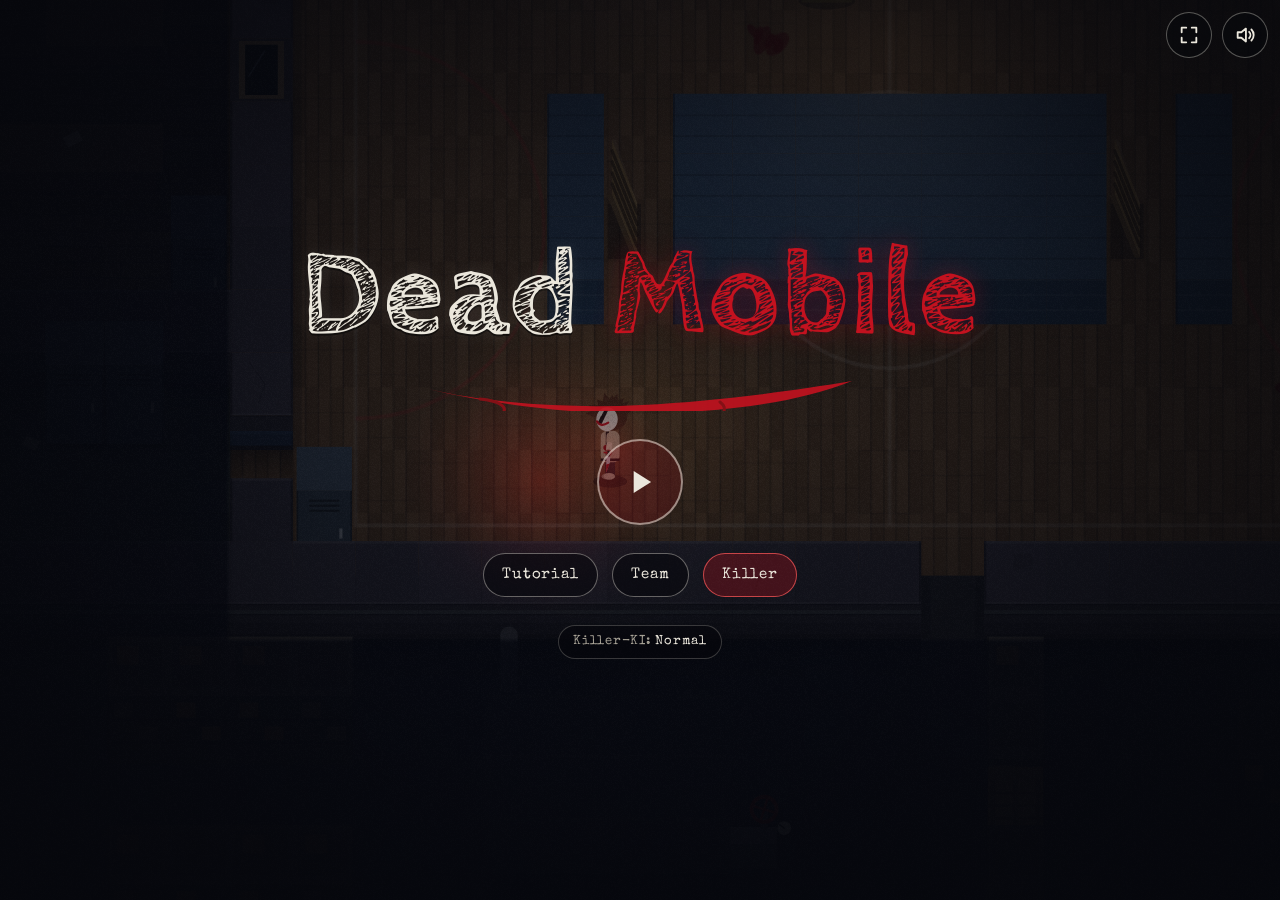
<file: index.html>
<!doctype html>
<html lang="de">
<head>
<meta charset="utf-8">
<meta name="viewport" content="width=device-width, initial-scale=1, maximum-scale=1, user-scalable=no, viewport-fit=cover">
<meta name="theme-color" content="#06070c">
<meta name="apple-mobile-web-app-capable" content="yes">
<meta name="mobile-web-app-capable" content="yes">
<meta name="apple-mobile-web-app-status-bar-style" content="black-translucent">
<meta name="apple-mobile-web-app-title" content="Dead Mobile">
<link rel="apple-touch-icon" id="appIcon">
<link rel="icon" id="favIcon">
<title>Dead Mobile</title>
<meta name="description" content="Ein Polizist, eine verlassene Schule, ein geschminkter Killer. Aufgaben erledigen, unentdeckt bleiben, durchs Tor entkommen.">
<link rel="preconnect" href="https://fonts.googleapis.com">
<link rel="preconnect" href="https://fonts.gstatic.com" crossorigin>
<link rel="stylesheet" href="https://fonts.googleapis.com/css2?family=Cabin+Sketch:wght@700&family=Special+Elite&display=swap">
<link rel="stylesheet" href="css/style.css">
</head>
<body>

<canvas id="c" aria-label="Spielfeld"></canvas>
<div id="safe"></div>

<button id="pauseBtn" class="rnd" hidden aria-label="Pause">
  <svg viewBox="0 0 24 24"><path d="M9 5v14M15 5v14"/></svg>
</button>
<div id="specBar" hidden role="status" aria-live="polite">
  <svg viewBox="0 0 24 24" aria-hidden="true"><path d="M2 12s3.6-6 10-6 10 6 10 6-3.6 6-10 6S2 12 2 12z"/><circle cx="12" cy="12" r="3"/></svg>
  <span><span id="specText"></span><small id="specWho"></small></span>
  <button id="specNext" class="rnd" hidden aria-label="Anderen Teamkollegen ansehen" title="Wechseln"><svg viewBox="0 0 24 24"><path d="M4 9h13l-3.5-3.5M20 15H7l3.5 3.5"/></svg></button>
  <button id="specEnd" class="pill gold">Ergebnis</button>
</div>
<div id="tutCard" hidden role="status" aria-live="polite">
  <div class="thead"><div id="tutStep" class="tstep"></div><button id="tutSkip" class="skip">Überspringen ›</button></div>
  <p id="tutText"></p>
  <div class="row" id="tutGoRow" hidden><button id="tutGo" class="pill gold">Los geht’s</button></div>
</div>

<section id="title" class="screen">
  <h1 class="logo">Dead <span class="red">Mobile</span></h1>
  <svg class="smear" viewBox="0 0 440 34" aria-hidden="true"><path d="M8 12c60 14 140 20 214 16 76-4 150-14 210-24-40 16-92 26-150 30-80 6-170 2-274-22z" fill="#c3121f"/><path d="M60 22c20 2 26 8 24 12M300 25c4 3 5 6 4 9" stroke="#8e0f16" stroke-width="3" fill="none" stroke-linecap="round"/></svg>
  <button id="play" class="btn" aria-label="Spielen"><svg viewBox="0 0 24 24"><path d="M8 5v14l11-7z"/></svg></button>
  <div class="row"><button id="tutBtn" class="pill">Tutorial</button><button id="teamBtn" class="pill">Team</button><button id="killBtn" class="pill blood">Killer</button></div>
  <div id="best" class="best" hidden></div>
  <button id="diffBtn" class="pill small" aria-label="Schwierigkeit der Killer-KI ändern"></button>
  <button id="sndT" class="rnd" aria-label="Ton an oder aus"></button>
  <button id="fsT" class="rnd" hidden aria-label="Vollbild an oder aus"><svg viewBox="0 0 24 24"><path d="M4 9V4h5M20 9V4h-5M4 15v5h5M20 15v5h-5"/></svg></button>
</section>

<section id="pause" class="screen" hidden>
  <div class="row">
    <button id="resume" class="btn" aria-label="Weiter"><svg viewBox="0 0 24 24"><path d="M8 5v14l11-7z"/></svg></button>
    <button id="restart" class="btn" aria-label="Neu starten"><svg viewBox="0 0 24 24"><path d="M12 4a8 8 0 1 1-7.7 5.9l1.9.6A6 6 0 1 0 12 6v3L7 5l5-4z"/></svg></button>
    <button id="leaveP" class="btn" hidden aria-label="Zum Menü"><svg viewBox="0 0 24 24"><path d="M4 3h10v2H6v14h8v2H4zM15.5 7.5 20 12l-4.5 4.5V13.5H9v-3h6.5z"/></svg></button>
  </div>
  <button id="sndP" class="rnd" aria-label="Ton an oder aus"></button>
</section>

<div id="rotate" role="alert">
  <h2 class="logo">Dead <span class="red">Mobile</span></h2>
  <svg viewBox="0 0 48 48" aria-hidden="true"><rect x="15" y="5" width="18" height="38" rx="3.5"/><path d="M21 9h6M22.5 39h3"/><path d="M38 30a14 14 0 0 1-8 10" stroke="#c3121f"/><path d="M29 36.5l1 3.8-3.8 1" stroke="#c3121f"/></svg>
  <p>Dreh dein Handy quer</p>
</div>

<section id="end" class="screen" hidden>
  <h2 id="endWord" class="logo"></h2>
  <div id="teamRes" class="tres" hidden></div>
  <div class="sum"><div class="grade"><b id="grade"></b><span id="score"></span></div><div id="sgrid" class="sgrid"></div></div>
  <div id="endStats" class="stats"></div>
  <div id="endBest" class="best" hidden></div>
  <button id="again" class="btn" aria-label="Nochmal"><svg viewBox="0 0 24 24"><path d="M12 4a8 8 0 1 1-7.7 5.9l1.9.6A6 6 0 1 0 12 6v3L7 5l5-4z"/></svg></button>
  <button id="endLeave" class="pill back" hidden><svg viewBox="0 0 24 24"><path d="M15 5l-7 7 7 7"/></svg><span>Menü</span></button>
</section>

<!-- Team-Menü und Lobby (js/lobby.js) -->
<section id="team" class="screen lob" hidden aria-labelledby="teamH">
  <button id="teamBack" class="pill back"><svg viewBox="0 0 24 24"><path d="M15 5l-7 7 7 7"/></svg><span>Zurück</span></button>
  <div class="lin">
  <h2 id="teamH" class="logo sub">Team</h2>
  <div class="lgrid">
    <div class="panel who">
      <label class="lbl" for="tName">Dein Name</label>
      <input id="tName" class="field" maxlength="14" autocomplete="off" autocapitalize="words" spellcheck="false" enterkeyhint="done">
      <div class="lbl">Deine Figur</div>
      <div id="tSkins" class="skins" role="radiogroup" aria-label="Deine Figur"></div>
    </div>
    <div class="panel acts">
      <div id="tMaps" class="maps" hidden></div>
      <button id="tBots" class="pill gold">Mit Bots spielen</button>
      <button id="tKill" class="pill blood">Als Killer spielen</button>
      <button id="tHost" class="pill">Raum erstellen</button>
      <div class="or"><span>oder beitreten</span></div>
      <div class="joinrow">
        <input id="tCode" class="field code" maxlength="4" placeholder="CODE" autocomplete="off" autocapitalize="characters" spellcheck="false" enterkeyhint="go" aria-label="Raumcode">
        <button id="tJoin" class="pill">Beitreten</button>
      </div>
    </div>
  </div>
  <p id="tMsg" class="nmsg" role="status" aria-live="polite"></p>
  </div>
</section>

<section id="room" class="screen lob" hidden aria-labelledby="rCodeLbl">
  <button id="roomBack" class="pill back"><svg viewBox="0 0 24 24"><path d="M15 5l-7 7 7 7"/></svg><span>Verlassen</span></button>
  <div class="lin">
  <div class="lgrid">
    <div class="panel rinfo">
      <div id="rCodeLbl" class="lbl">Raumcode</div>
      <div id="rCode" class="bigcode" title="Zum Kopieren antippen"></div>
      <p id="rHint" class="hint"></p>
      <div class="lbl">Karte</div>
      <div id="rMaps" class="maps"></div>
      <div class="lbl">Killer</div>
      <div id="rKiller" class="maps"></div>
    </div>
    <div class="panel rplay">
      <div class="lbl">Spieler <span id="rCount"></span></div>
      <ol id="rList" class="plist"></ol>
      <button id="rStart" class="pill gold">Starten</button>
      <p id="rWait" class="wait">Warte auf den Host</p>
    </div>
  </div>
  </div>
</section>
<div id="notice" role="alert" hidden></div>
<!-- Reihenfolge wichtig: klassische Skripte teilen sich den globalen Gültigkeitsbereich (läuft auch per file://). -->
<script src="js/core.js"></script>
<script src="js/maps/schule.js"></script>
<script src="js/maps/ferienlager.js"></script>
<script src="js/maps/krankenhaus.js"></script>
<script src="js/map.js"></script>
<script src="js/audio.js"></script>
<script src="js/state.js"></script>
<script src="js/tutorial.js"></script>
<script src="js/survivor.js"></script>
<script src="js/tasks.js"></script>
<script src="js/killer.js"></script>
<script src="js/kplayer.js"></script>
<script src="js/flow.js"></script>
<script src="js/rules.js"></script>
<script src="js/bots.js"></script>
<script src="js/render.js"></script>
<script src="js/figures.js"></script>
<script src="js/tiles.js"></script>
<script src="js/light.js"></script>
<script src="js/hud.js"></script>
<script src="js/net.js"></script>
<script src="js/lobby.js"></script>
<script src="js/sync.js"></script>
<script src="js/main.js"></script>

</body></html>
</file>
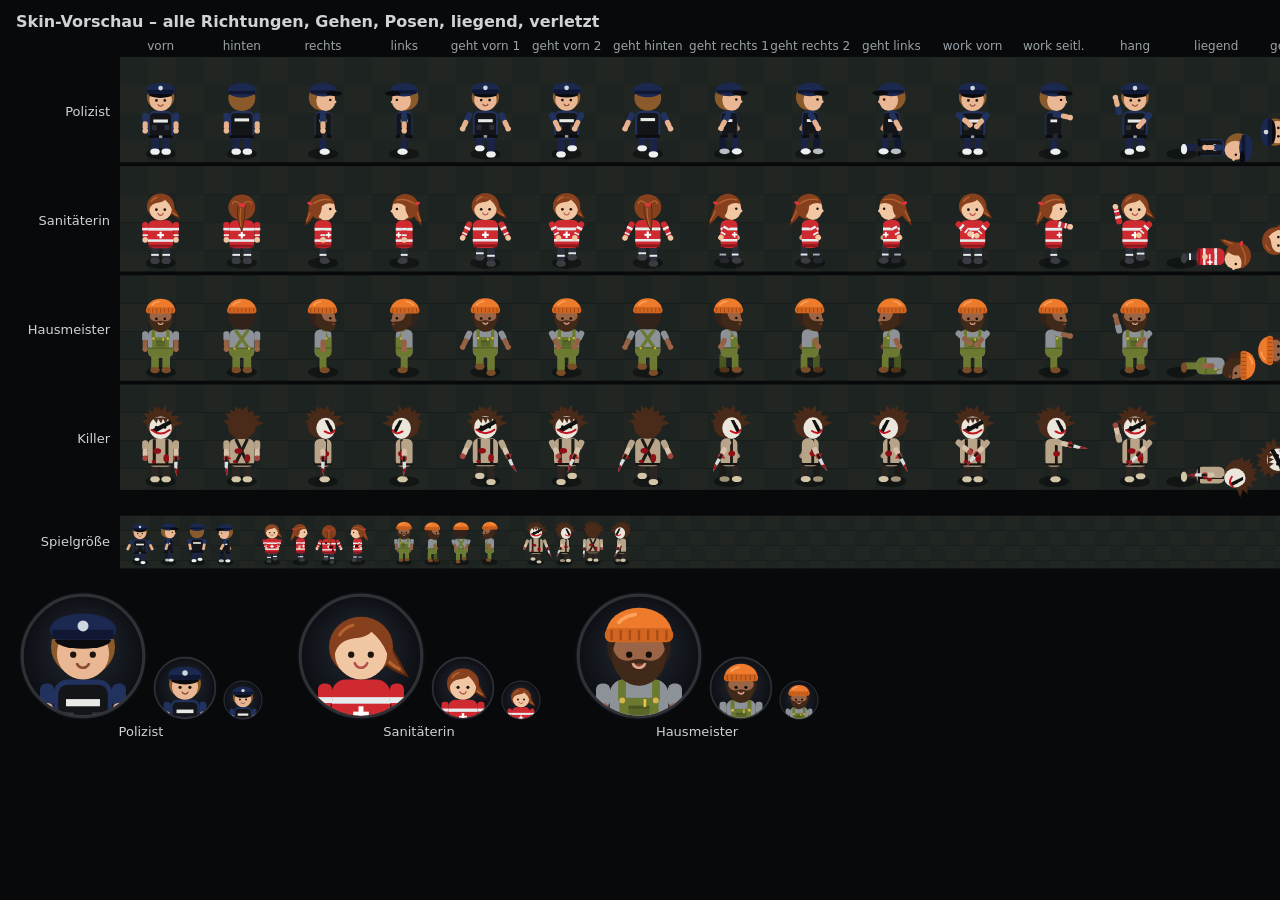
<file: tools/skins.html>
<!doctype html>
<html lang="de"><head><meta charset="utf-8">
<title>Dead Mobile – Skin-Vorschau</title>
<!-- Vorschau aller Figuren: lädt die Spielskripte (Spielschleife eingefroren) und zeichnet mit eigenem Canvas.
     Öffnen per Doppelklick (file://). Zahl im Hash = Kachelgröße in Pixeln, z. B. skins.html#40 -->
<style>
  body { margin: 0; background: #07090b; color: #cfd3d6; font: 13px system-ui, sans-serif; }
  h1 { font-size: 16px; font-weight: 600; margin: 12px 16px 4px; }
  #pv { display: block; margin: 0 8px; }
  #portraits { display: flex; gap: 28px; align-items: flex-end; margin: 10px 16px 18px; }
  #portraits figure { margin: 0; text-align: center; }
  #portraits img { display: inline-block; margin: 0 3px; vertical-align: bottom; }
  #portraits figcaption { margin-top: 4px; }
</style>
<script>window.__freeze = true;</script>
</head><body>
<h1>Skin-Vorschau – alle Richtungen, Gehen, Posen, liegend, verletzt</h1>
<canvas id="pv"></canvas>
<div id="portraits"></div>
<!-- Platzhalter für Elemente, die die Spielskripte beim Laden erwarten -->
<div hidden>
  <canvas id="c"></canvas><div id="safe"></div><link id="appIcon"><link id="favIcon">
  <button id="pauseBtn"></button><div id="tutCard"><div id="tutStep"></div><button id="tutSkip"></button><p id="tutText"></p><div id="tutGoRow"><button id="tutGo"></button></div></div>
  <section id="title"><button id="play"></button><button id="tutBtn"></button><div id="best"></div><button id="sndT"></button></section>
  <section id="pause"><button id="resume"></button><button id="restart"></button><button id="sndP"></button></section>
  <section id="end"><h2 id="endWord"></h2><b id="grade"></b><span id="score"></span><div id="sgrid"></div><div id="endStats"></div><div id="endBest"></div><button id="again"></button></section>
</div>
<!-- gleiche Reihenfolge wie in index.html -->
<script src="../js/core.js"></script>
<script src="../js/map.js"></script>
<script src="../js/audio.js"></script>
<script src="../js/state.js"></script>
<script src="../js/tutorial.js"></script>
<script src="../js/survivor.js"></script>
<script src="../js/tasks.js"></script>
<script src="../js/killer.js"></script>
<script src="../js/flow.js"></script>
<script src="../js/render.js"></script>
<script src="../js/figures.js"></script>
<script src="../js/tiles.js"></script>
<script src="../js/light.js"></script>
<script src="../js/hud.js"></script>
<script src="../js/main.js"></script>
<script>
'use strict';
window.__freeze = true;
const PI = Math.PI;
// Spalten: Beschriftung, Optionen für drawHuman, Versatz in Kacheln (liegende Figuren ragen zur Seite)
const COLS = [
  ['vorn', { face: 0 }], ['hinten', { face: 2 }], ['rechts', { face: 1 }], ['links', { face: 3 }],
  ['geht vorn 1', { face: 0, moving: true, walk: PI / 2 }], ['geht vorn 2', { face: 0, moving: true, walk: PI * 1.5 }],
  ['geht hinten', { face: 2, moving: true, walk: PI / 2 }],
  ['geht rechts 1', { face: 1, moving: true, walk: PI / 2 }], ['geht rechts 2', { face: 1, moving: true, walk: PI * 1.5 }],
  ['geht links', { face: 3, moving: true, walk: PI / 2 }],
  ['work vorn', { face: 0, pose: 'work' }], ['work seitl.', { face: 1, pose: 'work' }], ['hang', { face: 0, pose: 'hang' }],
  ['liegend', { face: 1, lie: PI / 2 }, -.62], ['getragen', { face: 0, lie: -PI / 2, z: .25, moving: true, walk: 1 }, .62],
  ['verletzt vorn', { face: 0, hurt: true }], ['verletzt hinten', { face: 2, hurt: true }], ['verletzt seitl.', { face: 1, hurt: true }],
];
const ROWS = [...SKINS, 'killer'];
function drawPreview() {
  const tp = parseFloat(location.hash.slice(1)) || 56;      // Pixel pro Kachel
  const cw = 1.45, ch = 1.95, lw = 112, hh = 22;            // Zellgröße in Kacheln, Beschriftungsbreite, Kopfzeile
  const small = 30, sh = 1.75;                              // zweite Zeile in Spielgröße
  const cv2 = document.getElementById('pv'), dpr = window.devicePixelRatio || 1;
  const W = lw + COLS.length * cw * tp + 8, Hh = hh + ROWS.length * ch * tp + 26 + sh * small + 10;
  cv2.width = Math.round(W * dpr); cv2.height = Math.round(Hh * dpr); cv2.style.width = W + 'px'; cv2.style.height = Hh + 'px';
  const c0 = ctx, T0 = T; ctx = cv2.getContext('2d');
  try {
    T = .35;                                                 // feste Zeit für Posen-Animationen
    ctx.setTransform(dpr, 0, 0, dpr, 0, 0); ctx.fillStyle = '#07090b'; ctx.fillRect(0, 0, W, Hh);
    ctx.font = '12px system-ui, sans-serif'; ctx.textAlign = 'center'; ctx.fillStyle = '#9aa3a8';
    COLS.forEach((c, i) => ctx.fillText(c[0], lw + (i + .5) * cw * tp, 15));
    const floor = (x, y, w, h, s) => {                       // Linoleum wie im Klassenzimmer
      for (let j = 0; j * s / 2 < h; j++) for (let i = 0; i * s / 2 < w; i++) {
        ctx.fillStyle = (i + j) % 2 ? '#2d3431' : '#28302d'; ctx.fillRect(x + i * s / 2, y + j * s / 2, Math.min(s / 2, w - i * s / 2), Math.min(s / 2, h - j * s / 2));
      }
      ctx.fillStyle = 'rgba(0,0,0,.28)'; ctx.fillRect(x, y, w, h);  // gedämpftes Licht
    };
    ROWS.forEach((look, r) => {
      const y0 = hh + r * ch * tp;
      ctx.setTransform(dpr, 0, 0, dpr, 0, 0);
      floor(lw, y0, COLS.length * cw * tp, ch * tp - 4, tp);
      ctx.textAlign = 'right'; ctx.fillStyle = '#cfd3d6'; ctx.font = '13px system-ui, sans-serif';
      ctx.fillText(SKIN_NAMES[look] || 'Killer', lw - 10, y0 + ch * tp / 2 + 4);
      COLS.forEach((c, i) => {
        ctx.setTransform(dpr * tp, 0, 0, dpr * tp, dpr * (lw + (i + .5 + (c[2] || 0) / cw) * cw * tp), dpr * (y0 + (ch - .22) * tp));
        drawHuman(0, 0, Object.assign({ look }, c[1]));
      });
    });
    // Spielgröße: alle Figuren nebeneinander in vier Richtungen, gehend
    const y1 = hh + ROWS.length * ch * tp + 22;
    ctx.setTransform(dpr, 0, 0, dpr, 0, 0); ctx.textAlign = 'right'; ctx.fillStyle = '#cfd3d6';
    ctx.fillText('Spielgröße', lw - 10, y1 + sh * small / 2 + 4);
    floor(lw, y1, COLS.length * cw * tp, sh * small, small);
    let k = 0;
    for (const look of ROWS) for (const f of [0, 1, 2, 3]) {
      ctx.setTransform(dpr * small, 0, 0, dpr * small, dpr * (lw + 20 + k * .95 * small + Math.floor(k / 4) * 18), dpr * (y1 + (sh - .2) * small));
      drawHuman(0, 0, { look, face: f, moving: true, walk: PI / 2 + k, hurt: k % 8 > 5 }); k++;
    }
  } finally { ctx = c0; T = T0; }
  // Porträts (Data-URLs aus skinPortrait) in drei Größen
  const box = document.getElementById('portraits'); box.innerHTML = '';
  for (const s of SKINS) {
    const fig = document.createElement('figure');
    for (const size of [128, 64, 40]) { const img = new Image(); img.src = skinPortrait(s, size); img.width = img.height = size; fig.appendChild(img); }
    const cap = document.createElement('figcaption'); cap.textContent = SKIN_NAMES[s]; fig.appendChild(cap); box.appendChild(fig);
  }
  document.body.dataset.ready = '1';
}
window.addEventListener('load', drawPreview);
window.addEventListener('hashchange', drawPreview);
</script>
</body></html>
</file>
<file: css/style.css>
/* Bewusst ein einziger Look (Nacht, Kreide, Blut) – kein Hell/Dunkel-Wechsel. */
:root{
  --ink:#06070c; --ink2:#0d0f17; --chalk:#ebe7dc; --chalk2:#a8a397; --blood:#c3121f; --stain:#ff2d2d;
  --navy:#1f2e5a; --blue:#5b86d8; --aura:#f2c14b;
  --f-chalk:"Cabin Sketch","Chalkboard SE","Marker Felt",system-ui,sans-serif;
  --f-type:"Special Elite","American Typewriter","Courier New",ui-monospace,monospace;
  color-scheme:dark;
}
*{box-sizing:border-box}
[hidden]{display:none!important}
html,body{height:100%;margin:0;background:var(--ink);overflow:hidden;overscroll-behavior:none}
body{color:var(--chalk);font-family:var(--f-type);-webkit-user-select:none;user-select:none;-webkit-tap-highlight-color:transparent;-webkit-touch-callout:none;touch-action:none}
#c{position:fixed;left:0;top:0;display:block;touch-action:none;background:#050807}
#safe{position:fixed;left:0;top:0;width:0;height:0;visibility:hidden;pointer-events:none;
  padding:env(safe-area-inset-top,0px) env(safe-area-inset-right,0px) env(safe-area-inset-bottom,0px) env(safe-area-inset-left,0px)}
.screen{position:fixed;inset:0;z-index:5;display:flex;flex-direction:column;align-items:center;justify-content:center;gap:clamp(14px,3.2vh,28px);text-align:center;
  padding:calc(env(safe-area-inset-top,0px) + 16px) calc(env(safe-area-inset-right,0px) + 16px) calc(env(safe-area-inset-bottom,0px) + 16px) calc(env(safe-area-inset-left,0px) + 16px);
  background:radial-gradient(120% 90% at 50% 45%,rgba(6,7,12,.35) 0%,rgba(6,7,12,.82) 60%,rgba(6,7,12,.96) 100%)}

.logo{margin:0;font-family:var(--f-chalk);font-weight:700;line-height:.9;letter-spacing:.01em;color:var(--chalk);
  font-size:clamp(46px,min(12vw,17vh),124px);text-wrap:balance;position:relative;
  text-shadow:0 0 18px rgba(235,231,220,.12),0 2px 0 rgba(0,0,0,.6)}
.logo .red{color:var(--blood);text-shadow:0 0 22px rgba(195,18,31,.45)}
.logo .gold{color:var(--aura);text-shadow:0 0 26px rgba(242,193,75,.45)}
.smear{display:block;width:min(70vw,440px);height:auto;margin:-4px auto 0;opacity:.9}
.tag{margin:0;font-size:13px;letter-spacing:.24em;text-transform:uppercase;color:var(--chalk2);opacity:.85}
.row{display:flex;gap:14px;align-items:center;justify-content:center;flex-wrap:wrap}
.btn{appearance:none;border:2px solid rgba(235,231,220,.55);background:rgba(195,18,31,.16);color:var(--chalk);
  width:86px;height:86px;border-radius:50%;display:grid;place-items:center;cursor:pointer;transition:transform .12s,background .2s}
.btn:active{transform:scale(.94)}
.btn:hover{background:rgba(195,18,31,.3)}
.btn:focus-visible,.rnd:focus-visible,.pill:focus-visible{outline:3px solid var(--aura);outline-offset:3px}
.btn svg{width:38px;height:38px;fill:currentColor}
.rnd{appearance:none;border:1.5px solid rgba(235,231,220,.35);background:rgba(6,7,12,.45);color:var(--chalk);
  width:46px;height:46px;border-radius:50%;display:grid;place-items:center;cursor:pointer}
.rnd svg{width:22px;height:22px;fill:none;stroke:currentColor;stroke-width:2;stroke-linecap:round;stroke-linejoin:round}
.pill{appearance:none;border:1.5px solid rgba(235,231,220,.4);background:rgba(6,7,12,.55);color:var(--chalk);
  font:15px/1 var(--f-type);letter-spacing:.06em;padding:11px 18px;border-radius:999px;cursor:pointer;min-height:44px}
.pill.gold{background:var(--aura);color:#1a1406;border-color:var(--aura);font-size:17px;padding:12px 22px}
.pill.blood{background:rgba(195,18,31,.28);border-color:rgba(255,90,90,.7)}
.pill.blood:hover:not(:disabled){background:rgba(195,18,31,.45);border-color:#ff7a7a}
#pauseBtn{position:fixed;z-index:4;top:calc(env(safe-area-inset-top,0px) + 10px);right:calc(env(safe-area-inset-right,0px) + 10px)}
#sndT{position:fixed;top:calc(env(safe-area-inset-top,0px) + 12px);right:calc(env(safe-area-inset-right,0px) + 12px)}
#fsT{position:fixed;top:calc(env(safe-area-inset-top,0px) + 12px);right:calc(env(safe-area-inset-right,0px) + 68px)}
.pill.small{font-size:12.5px;padding:7px 14px;min-height:34px;color:var(--chalk2);border-color:rgba(235,231,220,.22)}
.pill.small b{font-weight:400;color:var(--chalk)}
#tutCard{position:fixed;z-index:3;left:50%;transform:translateX(-50%);top:calc(env(safe-area-inset-top,0px) + 50px);
  width:min(540px,calc(100vw - 32px));padding:12px 16px 14px;border-radius:14px;pointer-events:none;
  background:rgba(6,7,12,.8);border:1px solid rgba(235,231,220,.18);box-shadow:0 8px 30px rgba(0,0,0,.5);text-align:left}
#tutCard .thead{display:flex;align-items:center;justify-content:space-between;gap:12px;margin:-6px -8px 2px 0}
#tutCard .tstep{font-size:11px;letter-spacing:.2em;text-transform:uppercase;color:var(--aura)}
#tutCard .skip{appearance:none;border:0;background:none;color:var(--chalk2);font:13px/1 var(--f-type);letter-spacing:.04em;padding:10px 8px;min-height:36px;cursor:pointer;text-decoration:underline;text-underline-offset:3px}
#tutCard .skip:focus-visible{outline:2px solid var(--aura);outline-offset:2px}
#tutCard p{margin:0;font-size:15px;line-height:1.38;color:var(--chalk);text-wrap:pretty}
#tutCard .row{justify-content:flex-start;margin-top:12px}
#tutCard button{pointer-events:auto}
@media (max-height:430px){#tutCard{top:calc(env(safe-area-inset-top,0px) + 46px);padding:9px 14px 10px}#tutCard p{font-size:14px;line-height:1.3}}
.stats{display:flex;gap:10px;align-items:center;justify-content:center;font-size:22px;font-variant-numeric:tabular-nums}
.stats svg{width:26px;height:26px}
.ic-on{fill:var(--aura);filter:drop-shadow(0 0 6px rgba(242,193,75,.6))}
.ic-off{fill:rgba(235,231,220,.2)}
.time{margin-left:10px;color:var(--chalk)}
.best{font-size:15px;color:var(--chalk2);display:flex;gap:8px;align-items:center}
.best svg{width:18px;height:18px;fill:var(--chalk2)}
#endWord.lose{color:var(--blood);text-shadow:0 0 26px rgba(195,18,31,.5)}
#endWord.win{color:var(--chalk)}
/* Zusammenfassung */
#end{gap:clamp(8px,2.4vh,18px)}
#endWord{font-size:clamp(34px,min(8vw,12vh),80px);margin:0}
.sum{display:flex;align-items:center;gap:clamp(16px,4vw,44px)}
.grade{display:flex;flex-direction:column;align-items:center;gap:2px}
.grade b{font-family:var(--f-chalk);font-size:clamp(56px,min(12vw,22vh),120px);line-height:.9;color:var(--aura);text-shadow:0 0 30px rgba(242,193,75,.45)}
.grade b.lo{color:var(--chalk2);text-shadow:none}
.grade span{font-size:13px;color:var(--chalk2);font-variant-numeric:tabular-nums}
.sgrid{display:grid;grid-template-columns:repeat(2,minmax(0,auto));gap:clamp(4px,1.2vh,9px) clamp(18px,3vw,34px);text-align:left}
.sgrid div{display:flex;justify-content:space-between;gap:16px;font-size:clamp(14px,min(2.6vw,4.4vh),18px);color:var(--chalk2);border-bottom:1px solid rgba(235,231,220,.1);padding-bottom:3px}
.sgrid div b{color:var(--chalk);font-variant-numeric:tabular-nums}
@media (max-aspect-ratio:1/1){.sum{flex-direction:column}}
/* Handy: nur quer spielbar */
#rotate{position:fixed;inset:0;z-index:30;display:none;flex-direction:column;align-items:center;justify-content:center;gap:22px;text-align:center;
  padding:calc(env(safe-area-inset-top,0px) + 24px) 24px calc(env(safe-area-inset-bottom,0px) + 24px);background:radial-gradient(120% 80% at 50% 40%,#11131d 0%,var(--ink) 70%)}
#rotate .logo{font-size:clamp(40px,12vw,64px)}
#rotate svg{width:92px;height:92px;fill:none;stroke:var(--chalk);stroke-width:1.6;stroke-linecap:round;stroke-linejoin:round;animation:turnphone 2.6s ease-in-out infinite}
#rotate p{margin:0;font-size:17px;color:var(--chalk2);letter-spacing:.04em}
@keyframes turnphone{0%,18%{transform:rotate(0)}48%,82%{transform:rotate(-90deg)}100%{transform:rotate(0)}}
@media (orientation:portrait) and (pointer:coarse){#rotate{display:flex}}
@media (prefers-reduced-motion: reduce){.btn{transition:none}#rotate svg{animation:none;transform:rotate(-90deg)}}
/* Team: Zuschauen und Ergebnis pro Survivor */
#specBar{position:fixed;z-index:3;left:50%;transform:translateX(-50%);top:calc(env(safe-area-inset-top,0px) + 50px);
  display:flex;align-items:center;gap:10px;padding:5px 6px 5px 13px;border-radius:999px;white-space:nowrap;
  background:rgba(6,7,12,.84);border:1px solid rgba(235,231,220,.22);box-shadow:0 8px 26px rgba(0,0,0,.5);font-size:13px}
#specBar>svg{width:19px;height:19px;flex:none;fill:none;stroke:var(--aura);stroke-width:2}
#specBar>span{display:flex;flex-direction:column;line-height:1.15}
#specBar small{font-size:10.5px;letter-spacing:.12em;text-transform:uppercase;color:var(--chalk2)}
#specBar small:empty{display:none}
#specBar .rnd{width:36px;height:36px;flex:none}
#specBar .rnd svg{width:19px;height:19px}
#specBar .pill.gold{min-height:36px;font-size:14px;padding:8px 16px}
/* Schmal: Banner nach unten (oben ist kein Platz neben der Team-Spalte) */
@media (max-width:780px){#specBar{top:auto;bottom:calc(env(safe-area-inset-bottom,0px) + 14px)}}
.tres{display:flex;gap:clamp(12px,3vw,30px);justify-content:center;flex-wrap:wrap;margin:-4px 0 -2px}
.tres .tr{display:flex;flex-direction:column;align-items:center;gap:3px;min-width:84px}
.tres .tp{width:clamp(38px,9vh,54px);height:clamp(38px,9vh,54px);border-radius:50%;overflow:hidden;display:grid;place-items:center;
  border:2px solid rgba(235,231,220,.35);background:#11131b}
.tres .tp img{width:100%;height:100%;display:block}
.tres .tp span{width:100%;height:100%;display:grid;place-items:center;font:700 22px var(--f-chalk);color:var(--chalk)}
.tres b{font-weight:400;font-size:14px;color:var(--chalk)}
.tres i{font-style:normal;font-size:11px;letter-spacing:.16em;text-transform:uppercase;color:var(--chalk2)}
.tres .escaped .tp{border-color:#7dff9a;box-shadow:0 0 12px rgba(125,255,160,.35)}
.tres .escaped i{color:#7dff9a}
.tres .dead .tp{border-color:rgba(195,18,31,.8);filter:grayscale(.85) brightness(.7)}
.tres .dead i{color:var(--stain)}
.tres .me b{color:var(--aura)}

/* ================= Team-Menü & Lobby ================= */
.pill{transition:border-color .15s,background .15s,transform .12s}
.pill:hover:not(:disabled){border-color:rgba(235,231,220,.75)}
.pill:active:not(:disabled){transform:scale(.97)}
.pill:disabled{opacity:.38;cursor:default}
.pill.gold:hover:not(:disabled){border-color:#ffd779;background:#ffd066}
.pill svg,.arr svg{width:16px;height:16px;flex:none;fill:none;stroke:currentColor;stroke-width:2.4;stroke-linecap:round;stroke-linejoin:round}
.back{position:fixed;z-index:6;top:calc(env(safe-area-inset-top,0px) + 10px);left:calc(env(safe-area-inset-left,0px) + 10px);
  display:inline-flex;align-items:center;gap:6px;padding:10px 16px 10px 11px}
/* Inhalt mittig, oben Platz für „Zurück"; passt er nicht, wird gescrollt statt abgeschnitten (margin:auto statt center) */
.lob{justify-content:flex-start;overflow-y:auto;touch-action:pan-y;padding-top:calc(env(safe-area-inset-top,0px) + 60px)}
.lin{margin:auto 0;width:100%;display:flex;flex-direction:column;align-items:center;gap:clamp(8px,2.6vh,18px)}
.lob .sub{font-size:clamp(34px,min(7vw,11vh),60px);margin-bottom:-2px}
.lgrid{display:flex;gap:clamp(10px,2.2vw,22px);align-items:stretch;justify-content:center;width:100%;max-width:820px}
.panel{display:flex;flex-direction:column;gap:clamp(6px,1.5vh,10px);text-align:left;
  padding:clamp(10px,2.6vh,18px) clamp(12px,2.2vw,20px);border-radius:16px;
  background:rgba(6,7,12,.74);border:1px solid rgba(235,231,220,.16);box-shadow:0 10px 34px rgba(0,0,0,.45)}
.lbl{font-size:11px;letter-spacing:.22em;text-transform:uppercase;color:var(--chalk2)}
.field{appearance:none;-webkit-appearance:none;-webkit-user-select:text;user-select:text;touch-action:manipulation;
  font:17px/1.2 var(--f-type);color:var(--chalk);background:rgba(235,231,220,.06);border:1.5px solid rgba(235,231,220,.3);
  border-radius:12px;min-height:44px;padding:9px 13px;width:100%;outline:none;transition:border-color .15s,box-shadow .15s}
.field::placeholder{color:rgba(235,231,220,.32)}
.field:focus{border-color:var(--aura);box-shadow:0 0 0 3px rgba(242,193,75,.16)}
.field:disabled{opacity:.5}
/* Figurenwahl */
.skins{display:flex;gap:clamp(6px,1.2vw,12px)}
.skin{appearance:none;flex:1 1 0;display:flex;flex-direction:column;align-items:center;gap:5px;min-width:0;min-height:44px;
  padding:clamp(5px,1.4vh,9px) 6px clamp(6px,1.5vh,9px);border-radius:14px;cursor:pointer;
  border:1.5px solid rgba(235,231,220,.16);background:rgba(235,231,220,.035);color:var(--chalk2);font:13px/1.1 var(--f-type);
  transition:border-color .15s,background .15s,color .15s,transform .12s}
.skin img{display:block;width:clamp(46px,14.5vh,78px);height:clamp(46px,14.5vh,78px);border-radius:50%;opacity:.72;transition:opacity .15s,transform .15s}
.skin:hover:not(:disabled){border-color:rgba(235,231,220,.4)}
.skin:active:not(:disabled){transform:scale(.97)}
.skin[aria-checked=true]{border-color:var(--aura);background:rgba(242,193,75,.09);color:var(--chalk);box-shadow:0 0 22px rgba(242,193,75,.14)}
.skin[aria-checked=true] img{opacity:1;transform:scale(1.04)}
.skin:focus-visible,.field:focus-visible{outline:3px solid var(--aura);outline-offset:2px}
.skin:disabled{cursor:default}
.who{width:clamp(290px,42vw,390px)}
/* Aktionen */
.acts{justify-content:center;min-width:clamp(230px,30vw,270px)}
.acts>.pill{width:100%}
.or{display:flex;align-items:center;gap:10px;margin:2px 0;color:var(--chalk2);font-size:11px;letter-spacing:.2em;text-transform:uppercase}
.or::before,.or::after{content:'';flex:1;height:1px;background:rgba(235,231,220,.16)}
.joinrow{display:flex;flex-wrap:wrap;gap:8px}
.field.code{flex:1 1 5.6em;min-width:0;width:auto;text-align:center;font:700 21px/1 var(--f-chalk);letter-spacing:.28em;padding-left:calc(13px + .28em);text-transform:uppercase}
.field.code::placeholder{letter-spacing:.2em;font-size:17px}
.joinrow .pill{flex:1 0 auto}
/* Kartenwahl: ‹ Name › */
.maps{display:flex;gap:12px;align-items:center;justify-content:center;width:100%}
.mapname{font-size:16px;color:var(--chalk)}
.mapsel{display:flex;align-items:center;flex:1;min-width:0;max-width:290px;height:46px;border-radius:999px;
  border:1.5px solid rgba(242,193,75,.55);background:rgba(242,193,75,.06)}
.mapsel .mapname{flex:1;min-width:0;text-align:center;color:var(--aura);white-space:nowrap;overflow:hidden;text-overflow:ellipsis}
.arr{appearance:none;flex:none;width:43px;height:43px;border:0;border-radius:50%;background:none;color:var(--chalk);display:grid;place-items:center;cursor:pointer;transition:background .15s}
.arr svg{width:18px;height:18px}
.arr:hover:not(:disabled){background:rgba(235,231,220,.1)}
.arr:active:not(:disabled){background:rgba(235,231,220,.18)}
.arr:focus-visible{outline:3px solid var(--aura);outline-offset:-3px}
.arr:disabled{opacity:.38;cursor:default}
/* Meldungen */
.nmsg{margin:0;min-height:1.35em;font-size:15px;line-height:1.35;color:var(--chalk2);max-width:min(640px,calc(100vw - 32px));text-wrap:balance}
.nmsg.err{color:#ff6b6b}
.nmsg.err::before{content:'';display:inline-block;width:.5em;height:.5em;margin:0 .55em .08em 0;border-radius:50%;background:var(--blood);box-shadow:0 0 8px var(--stain)}
.nmsg.busy::after,.wait::after{content:'';display:inline-block;width:1.4em;text-align:left;animation:dots 1.2s steps(4,end) infinite}
@keyframes dots{0%{content:''}25%{content:'.'}50%{content:'..'}75%{content:'...'}}
/* Raum */
.rinfo{align-items:center;justify-content:center;text-align:center;min-width:clamp(230px,30vw,280px)}
.bigcode{font:700 clamp(50px,min(10vw,18vh),96px)/.95 var(--f-chalk);letter-spacing:.16em;margin-right:-.16em;color:var(--aura);
  text-shadow:0 0 30px rgba(242,193,75,.32),0 2px 0 rgba(0,0,0,.6);-webkit-user-select:text;user-select:text;cursor:copy}
.hint{margin:0 0 clamp(2px,1vh,8px);max-width:17em;font-size:14px;line-height:1.35;color:var(--chalk2);text-wrap:balance}
.rplay{min-width:clamp(260px,36vw,330px);justify-content:center}
.plist{list-style:none;margin:0;padding:0;display:flex;flex-direction:column;gap:clamp(5px,1.2vh,8px)}
.slot{display:flex;align-items:center;gap:11px;min-height:clamp(40px,12vh,56px);padding:3px 12px 3px 3px;border-radius:999px;
  background:rgba(235,231,220,.05);border:1px solid rgba(235,231,220,.14)}
.slot img{display:block;flex:none;width:clamp(34px,10.5vh,48px);height:clamp(34px,10.5vh,48px);border-radius:50%}
.slot .nm{flex:1;min-width:0;display:flex;flex-direction:column;gap:2px}
.slot b{font-weight:400;font-size:16px;line-height:1.15;color:var(--chalk);white-space:nowrap;overflow:hidden;text-overflow:ellipsis}
.slot small{font-size:12px;color:var(--chalk2)}
.slot .tag{flex:none;font-size:10.5px;letter-spacing:.16em;text-transform:uppercase;padding:4px 8px 3px;border-radius:999px;border:1px solid rgba(235,231,220,.25);color:var(--chalk2)}
.slot .tag.me{border-color:var(--aura);color:var(--aura)}
.slot.me{border-color:rgba(242,193,75,.45);background:rgba(242,193,75,.06)}
.slot.bot{background:none;border-style:dashed;border-color:rgba(235,231,220,.16)}
.slot.bot img{opacity:.38;filter:grayscale(.8)}
.slot.bot b{color:var(--chalk2)}
.slot.bot .tag{border-color:transparent;opacity:.7}
.slot.new{animation:slotIn .45s ease-out}
@keyframes slotIn{from{transform:translateX(14px);opacity:0;border-color:var(--aura)}}
.rplay>.pill{width:100%;margin-top:clamp(2px,.8vh,6px)}
.wait{margin:clamp(2px,.8vh,6px) 0 0;text-align:center;font-size:15px;color:var(--chalk2)}
/* Hinweis auf dem Titel (z. B. Host hat den Raum verlassen) */
#notice{position:fixed;z-index:8;left:50%;top:calc(env(safe-area-inset-top,0px) + 14px);transform:translateX(-50%);
  max-width:calc(100vw - 140px);padding:11px 18px;border-radius:12px;cursor:pointer;text-align:center;
  background:rgba(22,6,9,.92);border:1px solid rgba(195,18,31,.75);color:var(--chalk);font-size:15px;line-height:1.3;
  box-shadow:0 8px 28px rgba(0,0,0,.55),0 0 24px rgba(195,18,31,.25);animation:noticeIn .3s ease-out;transition:opacity .4s}
#notice.out{opacity:0}
@keyframes noticeIn{from{opacity:0;transform:translate(-50%,-8px)}}
/* Wenig Höhe (Handy quer): Überschrift kleiner, Abstände enger */
@media (max-height:420px){
  .lob{padding-top:calc(env(safe-area-inset-top,0px) + 58px);padding-bottom:calc(env(safe-area-inset-bottom,0px) + 8px)}
  .lin{gap:8px}
  .lob .sub{font-size:34px}
  .skin span{font-size:12px}
}
@media (max-height:360px){#team .sub,#team .or{display:none}}
@media (max-width:640px){#tMaps .lbl{display:none}}
/* Schmal (Hochformat am Desktop): untereinander */
@media (max-aspect-ratio:1/1){.lgrid{flex-direction:column;align-items:center;max-width:420px}.lgrid .panel{width:100%}}
/* Bildschirmtastatur (Handy): nur das aktive Feld oben zeigen */
#team.kb-name .lin,#team.kb-code .lin{margin-top:0}
#team.kb-name .sub,#team.kb-name .acts,#team.kb-name .skins,#team.kb-name .who>div.lbl,
#team.kb-code .sub,#team.kb-code .who,#team.kb-code .acts>:not(.joinrow){display:none}
@media (prefers-reduced-motion: reduce){.slot.new,#notice{animation:none}.nmsg.busy::after,.wait::after{animation:none;content:'…'}}
</file>
